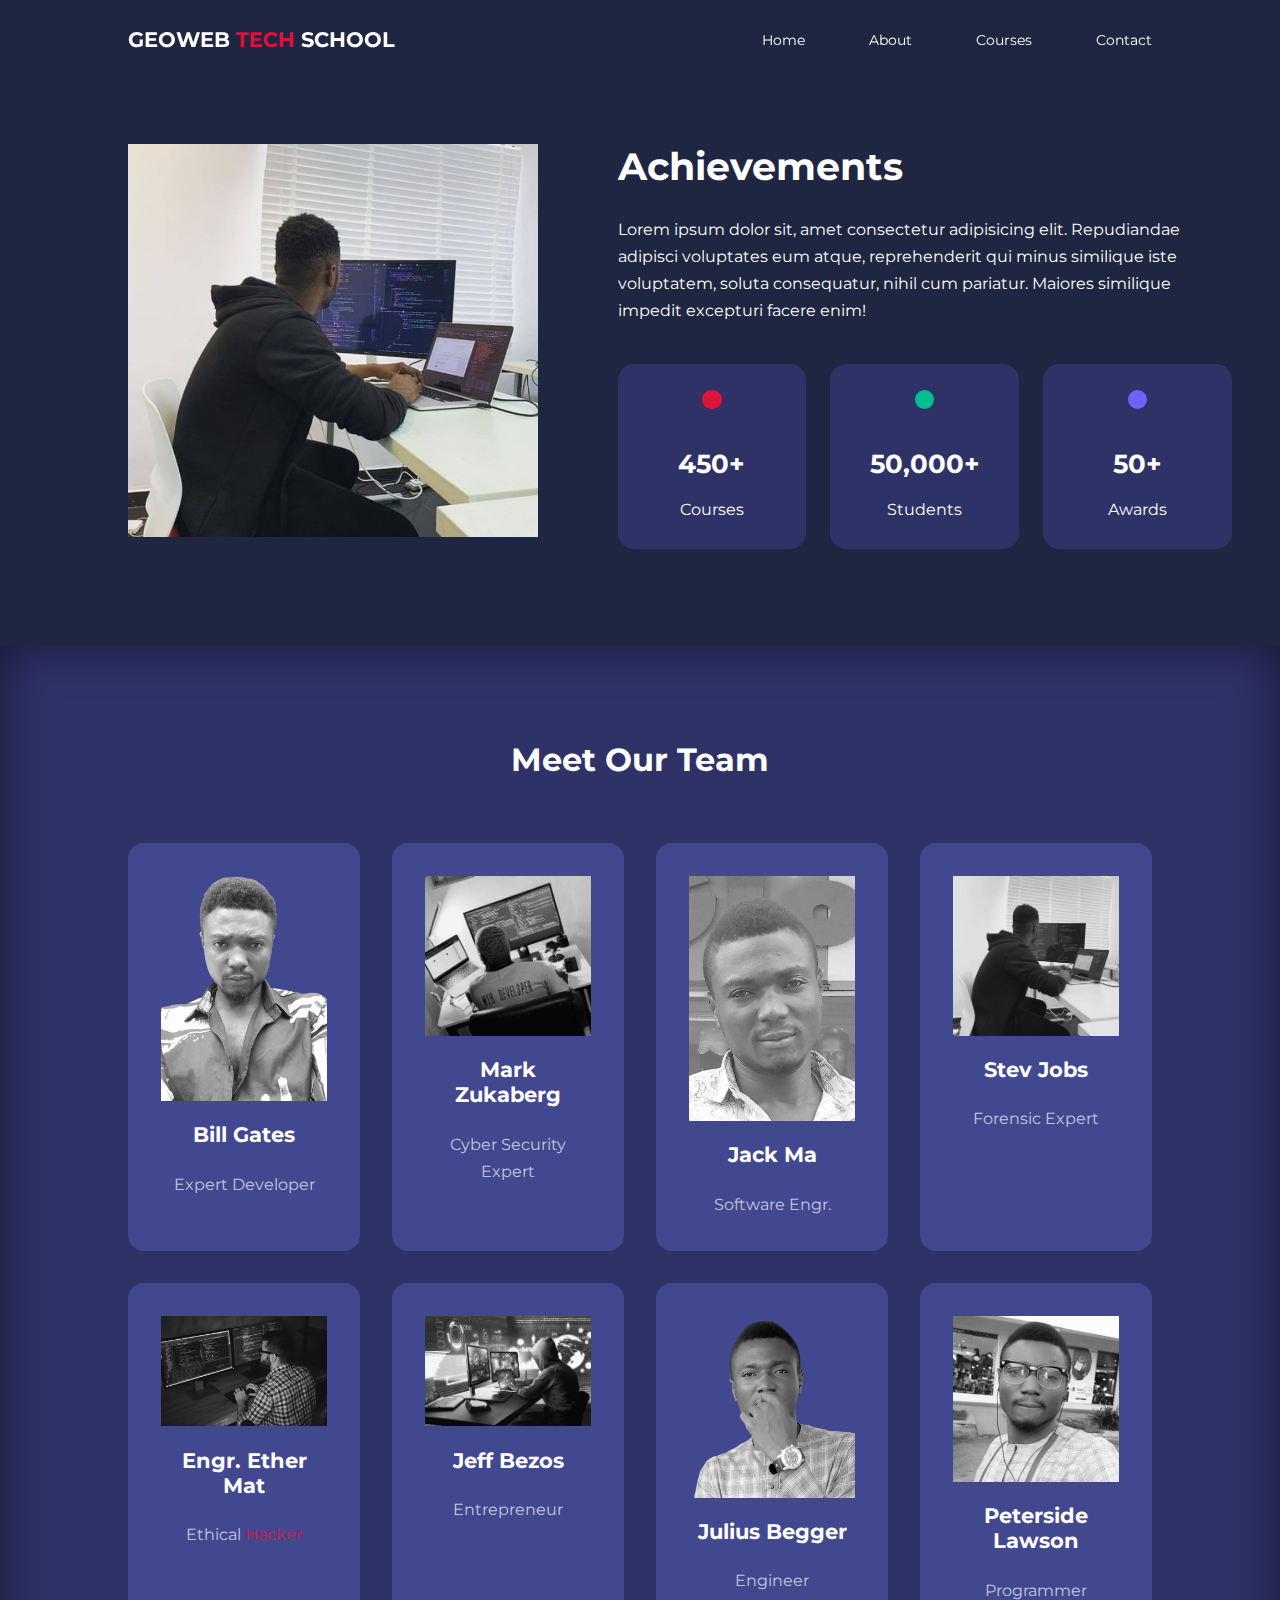
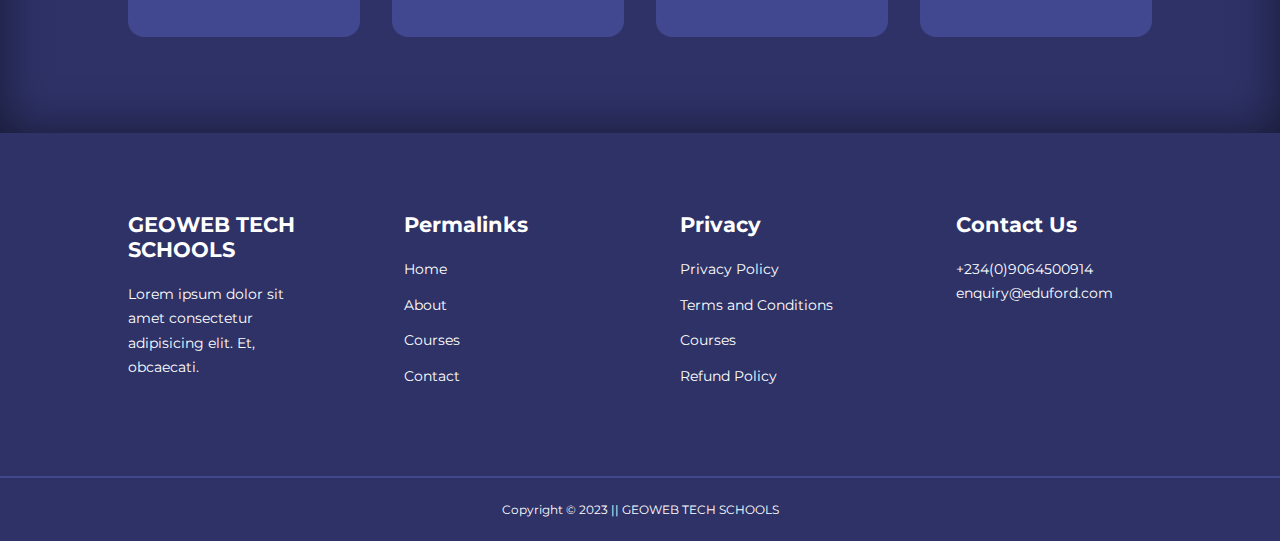
<file: about.html>
<!DOCTYPE html>
<html lang="en">
<head>
    <meta charset="UTF-8">
    <meta http-equiv="X-UA-Compatible" content="IE=edge">
    <meta name="viewport" content="width=device-width, initial-scale=1.0">
    <title>School Website</title>
    <link rel="stylesheet" href="./CSS/sytle.css">
    <link rel="stylesheet" href="./CSS/about.css">

    <link rel="stylesheet" href="https://unicons.iconscout.com/release/v2.1.6/css/unicons.css">

    <!-- GOOGLE FONTS -->
    <link rel="preconnect" href="https://fonts.googleapis.com">
    <link rel="preconnect" href="https://fonts.gstatic.com">
    <link  href="https://fonts.googleapis.com/css2?family=Montserrat:wght@300;400;500;600;700;800;900&display=swap" rel="stylesheet">

   
</head>
<body>
    <nav>
        <div class="container nav__container">
            <a href="index.html"><h4>GEOWEB <span class="tech">TECH</span> SCHOOL </h4></a>
            <ul class="nav__menu">
                <li><a href="index.html">Home</a></li>
                <li><a href="about.html">About</a></li>
                <li><a href="courses.html">Courses</a></li>
                <li><a href="contact.html">Contact</a></li>
            </ul>
            <button id="open-menu-btn"> <i class="uil uil-bars"></i> </button>
            <button id="close-menu-btn"> <i class="uil uil-multiply"></i> </button>
        </div>
    </nav>
    <!-- ===========END OF NAVBAR============= -->


    <section class="about__achievements">
        <div class="container about__achievements-container">
            <div class="about__achievements-left">
                <img src="./images/codec2.png">
            </div>
            <div class="about__achievements-right">
                <h1>Achievements</h1>
                <p>Lorem ipsum dolor sit, amet consectetur adipisicing elit. Repudiandae adipisci voluptates eum atque, reprehenderit qui minus similique iste voluptatem, soluta consequatur, nihil cum pariatur. Maiores similique impedit excepturi facere enim!</p>
                <div class="achievements__cards">
                    <article class="achievement__card">
                        <span class="achievement__icon">
                            <i class="uil uil-video"></i>
                        </span>
                        <h3>450+</h3>
                        <p>Courses</p>
                    </article>

                    <article class="achievement__card">
                        <span class="achievement__icon">
                            <i class="uil uil-users-alt"></i>
                        </span>
                        <h3>50,000+</h3>
                        <p>Students</p>
                    </article>

                    <article class="achievement__card">
                        <span class="achievement__icon">
                            <i class="uil uil-trophy"></i>
                        </span>
                        <h3>50+</h3>
                        <p>Awards</p>
                    </article>
                </div>
            </div>

        </div>
    </section>

        <!-- ===========END OF ACHIEVEMENT============= -->

    <section class="team">
        <h2>Meet Our Team</h2>
        <div class="container team__container">
            <article class="team__member">
                <div class="team__member-image">
                    <img src="./images/me-about.png">
                </div>
                <div class="team__member-info">
                    <h4>Bill Gates</h4>
                    <p>Expert Developer</p>
                </div>
                <div class="team__member-socials">
                    <a href="https://instagram.com" target="_blank"><i class="uil uil-instagram"></i> </a>
                    <a href="https://twitter.com" target="_blank"><i class="uil uil-twitter-alt"></i> </a>
                    <a href="https://linkedin.com" target="_blank"><i class="uil uil-linkedin-alt"></i> </a>
                </div>
            </article>

            <article class="team__member">
                <div class="team__member-image">
                    <img src="./images/codec1.png">
                </div>
                <div class="team__member-info">
                    <h4>Mark Zukaberg</h4>
                    <p>Cyber Security Expert</p>
                </div>
                <div class="team__member-socials">
                    <a href="https://instagram.com" target="_blank"><i class="uil uil-instagram"></i> </a>
                    <a href="https://twitter.com" target="_blank"><i class="uil uil-twitter-alt"></i> </a>
                    <a href="https://linkedin.com" target="_blank"><i class="uil uil-linkedin-alt"></i> </a>
                </div>
            </article>

            <article class="team__member">
                <div class="team__member-image">
                    <img src="./images/testimonial.jpg">
                </div>
                <div class="team__member-info">
                    <h4>Jack Ma</h4>
                    <p>Software Engr.</p>
                </div>
                <div class="team__member-socials">
                    <a href="https://instagram.com" target="_blank"><i class="uil uil-instagram"></i> </a>
                    <a href="https://twitter.com" target="_blank"><i class="uil uil-twitter-alt"></i> </a>
                    <a href="https://linkedin.com" target="_blank"><i class="uil uil-linkedin-alt"></i> </a>
                </div>
            </article>

            <article class="team__member">
                <div class="team__member-image">
                    <img src="./images/codec2.png">
                </div>
                <div class="team__member-info">
                    <h4>Stev Jobs</h4>
                    <p>Forensic Expert</p>
                </div>
                <div class="team__member-socials">
                    <a href="https://instagram.com" target="_blank"><i class="uil uil-instagram"></i> </a>
                    <a href="https://twitter.com" target="_blank"><i class="uil uil-twitter-alt"></i> </a>
                    <a href="https://linkedin.com" target="_blank"><i class="uil uil-linkedin-alt"></i> </a>
                </div>
            </article>

            <article class="team__member">
                <div class="team__member-image">
                    <img src="./images/codec.jpg">
                </div>
                <div class="team__member-info">
                    <h4>Engr. Ether Mat</h4>
                    <p>Ethical <span class="tech">Hacker</span> </p>
                </div>
                <div class="team__member-socials">
                    <a href="https://instagram.com" target="_blank"><i class="uil uil-instagram"></i> </a>
                    <a href="https://twitter.com" target="_blank"><i class="uil uil-twitter-alt"></i> </a>
                    <a href="https://linkedin.com" target="_blank"><i class="uil uil-linkedin-alt"></i> </a>
                </div>
            </article>

            <article class="team__member">
                <div class="team__member-image">
                    <img src="./images/anonymous2.jpeg">
                </div>
                <div class="team__member-info">
                    <h4>Jeff Bezos</h4>
                    <p>Entrepreneur</p>
                </div>
                <div class="team__member-socials">
                    <a href="https://instagram.com" target="_blank"><i class="uil uil-instagram"></i> </a>
                    <a href="https://twitter.com" target="_blank"><i class="uil uil-twitter-alt"></i> </a>
                    <a href="https://linkedin.com" target="_blank"><i class="uil uil-linkedin-alt"></i> </a>
                </div>
            </article>

            <article class="team__member">
                <div class="team__member-image">
                    <img src="./images/Geo.png">
                </div>
                <div class="team__member-info">
                    <h4>Julius Begger</h4>
                    <p>Engineer</p>
                </div>
                <div class="team__member-socials">
                    <a href="https://instagram.com" target="_blank"><i class="uil uil-instagram"></i> </a>
                    <a href="https://twitter.com" target="_blank"><i class="uil uil-twitter-alt"></i> </a>
                    <a href="https://linkedin.com" target="_blank"><i class="uil uil-linkedin-alt"></i> </a>
                </div>
            </article>

            <article class="team__member">
                <div class="team__member-image">
                    <img src="./images/testimonial2.jpg">
                </div>
                <div class="team__member-info">
                    <h4>Peterside Lawson</h4>
                    <p>Programmer</p>
                </div>
                <div class="team__member-socials">
                    <a href="https://instagram.com" target="_blank"><i class="uil uil-instagram"></i> </a>
                    <a href="https://twitter.com" target="_blank"><i class="uil uil-twitter-alt"></i> </a>
                    <a href="https://linkedin.com" target="_blank"><i class="uil uil-linkedin-alt"></i> </a>
                </div>
            </article>
        </div>
    </section>
            <!-- ===========END OF TEAM============= -->


    <footer>
        <div class="container footer__container">
            <div class="footer__1">
                <a href="index.html" class="footer__logo"><h4>GEOWEB TECH SCHOOLS</h4></a>
                <p>Lorem ipsum dolor sit amet consectetur adipisicing elit. Et, obcaecati.</p>
            </div>
            <div class="footer__2">
                <h4>Permalinks</h4>
                <ul class="permalinks">
                    <li><a href="index.html">Home</a></li>
                    <li><a href="about.html">About</a></li>
                    <li><a href="courses.html">Courses</a></li>
                    <li><a href="contact.html">Contact</a></li>
                </ul>
            </div>
            <div class="footer__3">
                <h4>Privacy</h4>
                <ul class="privacy">
                    <li><a href="#">Privacy Policy</a></li>
                    <li><a href="#">Terms and Conditions</a></li>
                    <li><a href="#">Courses</a></li>
                    <li><a href="#">Refund Policy</a></li>
                </ul>
            </div>
            <div class="footer__4">
                <h4>Contact Us</h4>
                <div>
                    <p>+234(0)9064500914</p>
                    <p>enquiry@eduford.com</p>
                </div>
                <ul class="footer__socials">
                    <li><a href="#"><i class="uil uil-facebook-f"></i></a></li>
                    <li><a href="#"><i class="uil uil-instagram-alt"></i></a></li>
                    <li><a href="#"><i class="uil uil-twitter"></i></a></li>
                    <li><a href="#"><i class="uil uil-linkedin-alt"></i></a></li>
    
    
                </ul>
            </div>
           
        </div>
        <div class="footer__copyright">
            <small>Copyright &copy; 2023 || GEOWEB TECH SCHOOLS</small>
        </div>
    
    </footer>
 
        <script src="main.js"></script>
    
      
    </body>
    </html>
</file>
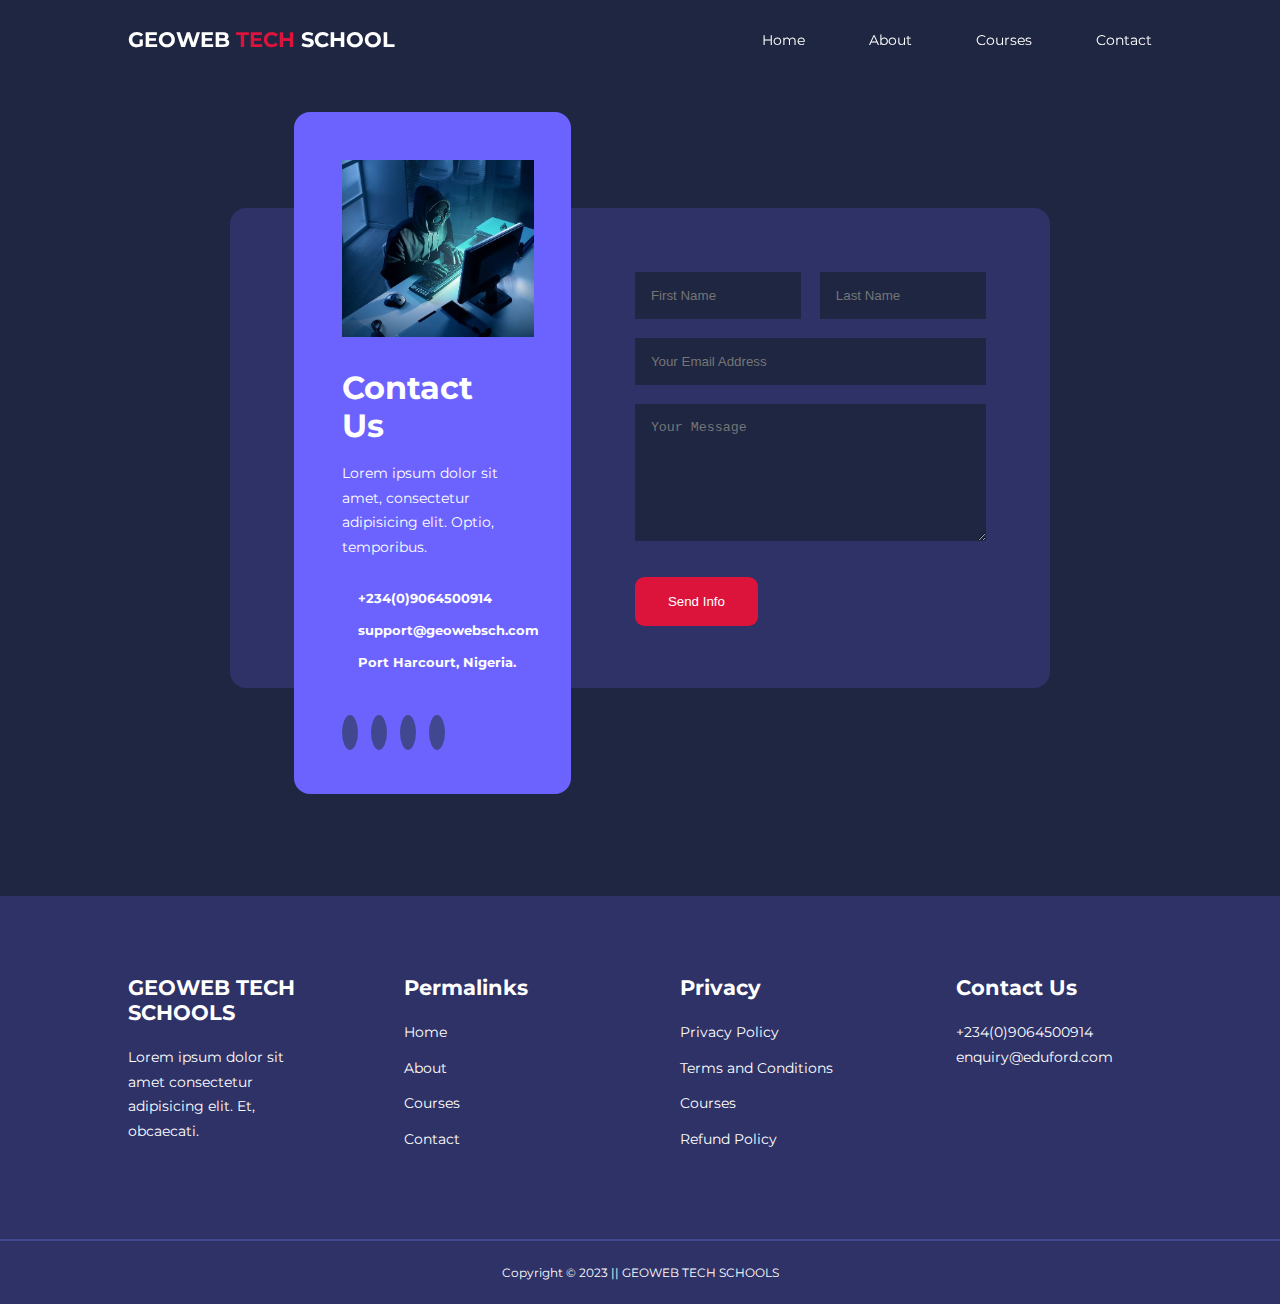
<file: contact.html>
<!DOCTYPE html>
<html lang="en">
<head>
    <meta charset="UTF-8">
    <meta http-equiv="X-UA-Compatible" content="IE=edge">
    <meta name="viewport" content="width=device-width, initial-scale=1.0">
    <title>School Website</title>
    <link rel="icon" href="images/MyLogo.JPG" type="image/x-icon" >
    <link rel="stylesheet" href="./CSS/sytle.css">
    <link rel="stylesheet" href="./CSS/contact.css">

    <link rel="stylesheet" href="https://unicons.iconscout.com/release/v2.1.6/css/unicons.css">

    <!-- GOOGLE FONTS -->
    <link rel="preconnect" href="https://fonts.googleapis.com">
    <link rel="preconnect" href="https://fonts.gstatic.com">
    <link  href="https://fonts.googleapis.com/css2?family=Montserrat:wght@300;400;500;600;700;800;900&display=swap" rel="stylesheet">

   
</head>
<body>
    <nav>
        <div class="container nav__container">
            <a href="index.html"><h4>GEOWEB <span class="tech">TECH</span> SCHOOL </h4></a>
            <ul class="nav__menu">
                <li><a href="index.html">Home</a></li>
                <li><a href="about.html">About</a></li>
                <li><a href="courses.html">Courses</a></li>
                <li><a href="contact.html">Contact</a></li>
            </ul>
            <button id="open-menu-btn"> <i class="uil uil-bars"></i> </button>
            <button id="close-menu-btn"> <i class="uil uil-multiply"></i> </button>
        </div>
    </nav>




    <section class="container">
        <div class="container contact__container">
            <aside class="contact__aside">
                <div class="aside__image">
                    <img src="images/anonymous1.jpeg">
                </div>
                <h2>Contact Us</h2>
                <p>Lorem ipsum dolor sit amet, consectetur adipisicing elit. Optio, temporibus.</p>
                <ul class="contact__details">
                    <li><i class="uil uil-phone-times"></i>
                    <h5>+234(0)9064500914</h5></li>
                    <li><i class="uil uil-envelope"></i>
                    <h5>support@geowebsch.com</h5></li>
                    <li><i class="uil uil-location-point"></i>
                    <h5>Port Harcourt, Nigeria.</h5></li>
                </ul>
                <ul class="contact__socials">
                    <li><a href="https://facebook.com"><i class="uil uil-facebook-f"></i></a></li>
                    <li><a href="https://instagram.com"><i class="uil uil-instagram-alt"></i></a></li>
                    <li><a href="https://twitter.com"><i class="uil uil-twitter"></i></a></li>
                    <li><a href="https://linkedin.com"><i class="uil uil-linkedin-alt"></i></a></li>
                </ul>
            </aside>

            <form action="https://formspree.io/f/xqkjevga" method="POST">
                <div class="form__name">
                    <input type="text" name="First Name" placeholder="First Name" required>
                    <input type="text" name="Last Name" placeholder="Last Name" required>

                </div>
                <input type="email" name="Email Address" placeholder="Your Email Address" required>
                <textarea name="Message" rows="7" placeholder="Your Message" required></textarea>
                <button type="submit" class="btn btn-primary">Send Info</button>
            </form>
            
        </div>
    </section>



<footer>
    <div class="container footer__container">
        <div class="footer__1">
            <a href="index.html" class="footer__logo"><h4>GEOWEB TECH SCHOOLS</h4></a>
            <p>Lorem ipsum dolor sit amet consectetur adipisicing elit. Et, obcaecati.</p>
        </div>
        <div class="footer__2">
            <h4>Permalinks</h4>
            <ul class="permalinks">
                <li><a href="index.html">Home</a></li>
                <li><a href="about.html">About</a></li>
                <li><a href="courses.html">Courses</a></li>
                <li><a href="contact.html">Contact</a></li>
            </ul>
        </div>
        <div class="footer__3">
            <h4>Privacy</h4>
            <ul class="privacy">
                <li><a href="#">Privacy Policy</a></li>
                <li><a href="#">Terms and Conditions</a></li>
                <li><a href="#">Courses</a></li>
                <li><a href="#">Refund Policy</a></li>
            </ul>
        </div>
        <div class="footer__4">
            <h4>Contact Us</h4>
            <div>
                <p>+234(0)9064500914</p>
                <p>enquiry@eduford.com</p>
            </div>
            <ul class="footer__socials">
                <li><a href="#"><i class="uil uil-facebook-f"></i></a></li>
                <li><a href="#"><i class="uil uil-instagram-alt"></i></a></li>
                <li><a href="#"><i class="uil uil-twitter"></i></a></li>
                <li><a href="#"><i class="uil uil-linkedin-alt"></i></a></li>


            </ul>
        </div>
       
    </div>
    <div class="footer__copyright">
        <small>Copyright &copy; 2023 || GEOWEB TECH SCHOOLS</small>
    </div>

</footer>

    <script src="main.js"></script>

  
</body>
</html>
</file>
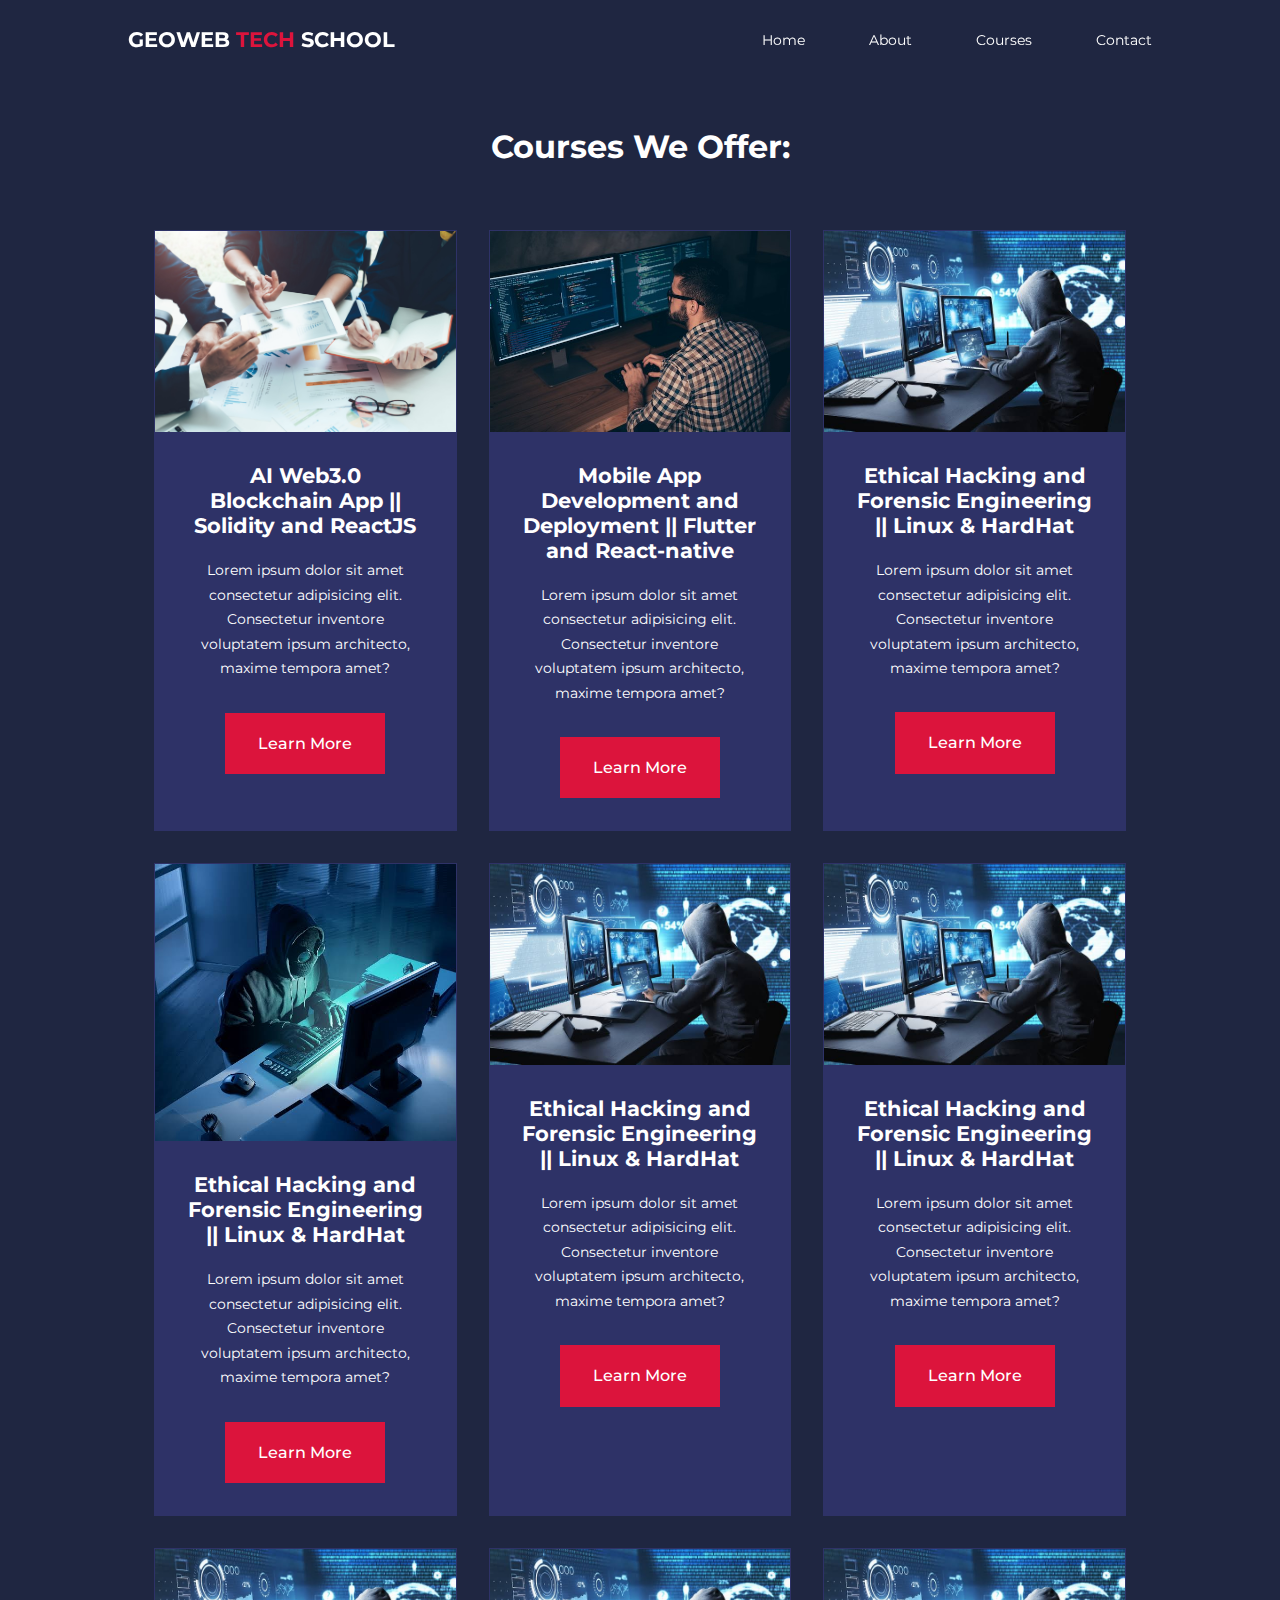
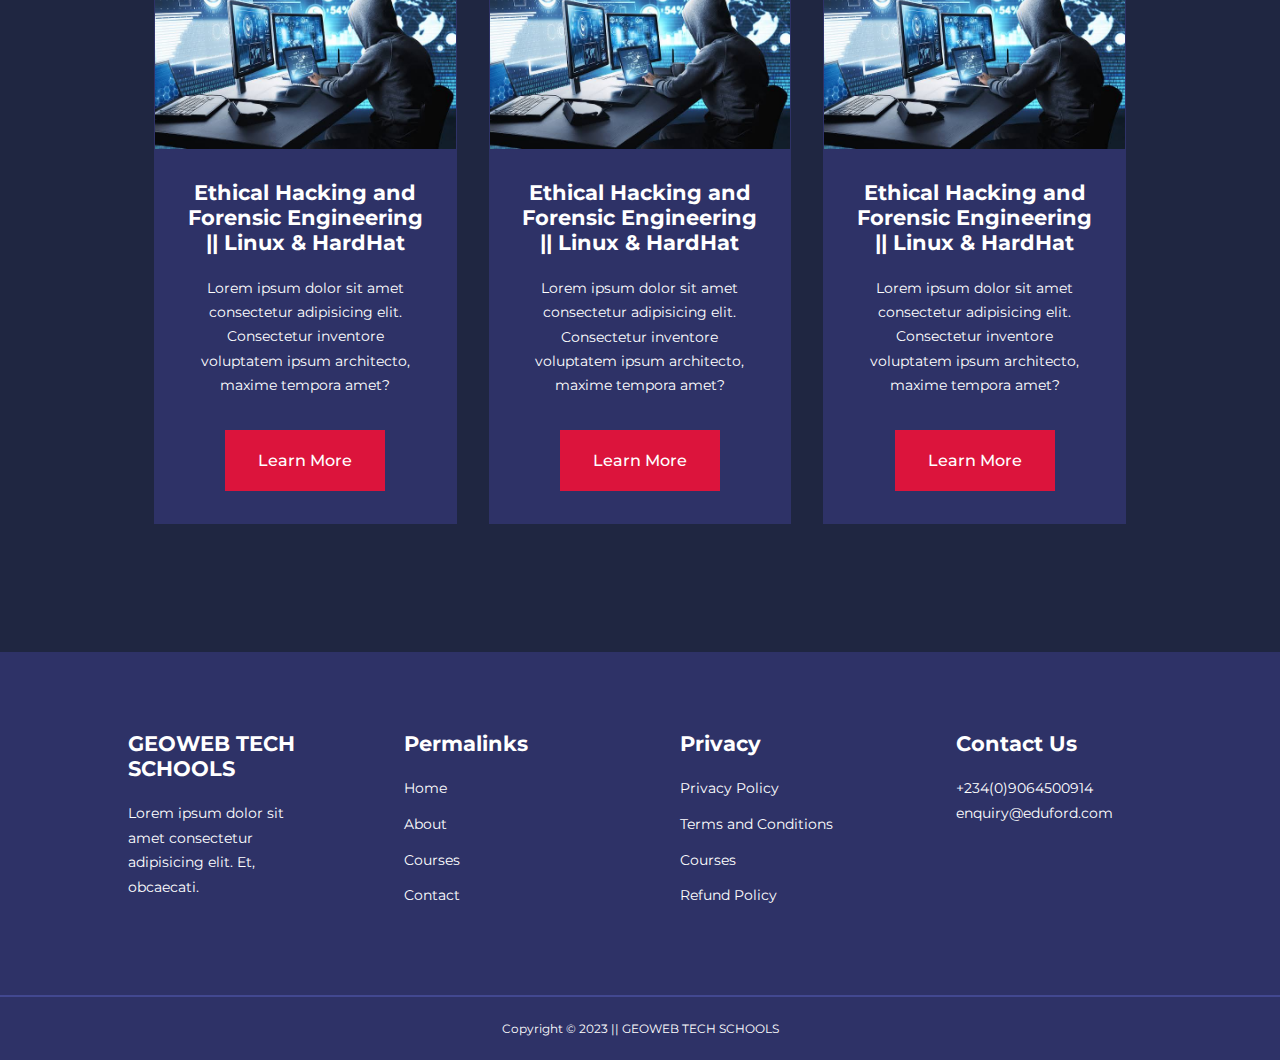
<file: courses.html>
<!DOCTYPE html>
<html lang="en">
<head>
    <meta charset="UTF-8">
    <meta http-equiv="X-UA-Compatible" content="IE=edge">
    <meta name="viewport" content="width=device-width, initial-scale=1.0">
    <title>School Website</title>
    <link rel="stylesheet" href="./CSS/sytle.css">
    <style>
        .courses {
            margin: 2rem;
        }
    </style>

    <link rel="stylesheet" href="https://unicons.iconscout.com/release/v2.1.6/css/unicons.css">

    <!-- GOOGLE FONTS -->
    <link rel="preconnect" href="https://fonts.googleapis.com">
    <link rel="preconnect" href="https://fonts.gstatic.com">
    <link  href="https://fonts.googleapis.com/css2?family=Montserrat:wght@300;400;500;600;700;800;900&display=swap" rel="stylesheet">

   
</head>
<body>
    <nav>
        <div class="container nav__container">
            <a href="index.html"><h4>GEOWEB <span class="tech">TECH</span> SCHOOL </h4></a>
            <ul class="nav__menu">
                <li><a href="index.html">Home</a></li>
                <li><a href="about.html">About</a></li>
                <li><a href="courses.html">Courses</a></li>
                <li><a href="contact.html">Contact</a></li>
            </ul>
            <button id="open-menu-btn"> <i class="uil uil-bars"></i> </button>
            <button id="close-menu-btn"> <i class="uil uil-multiply"></i> </button>
        </div>
    </nav>


    <section class="courses">
        <h2>Courses We Offer:</h2>
        <div class="container courses__container">
            <article class="course">
                <div class="course__image">
                    <img src="./images/consultancy.jpg">
                </div>
                <div class="course__info">
                    <h4>AI Web3.0 Blockchain App || Solidity and ReactJS</h4>
                <p>Lorem ipsum dolor sit amet consectetur adipisicing elit. Consectetur inventore voluptatem ipsum architecto, maxime tempora amet?</p>
                <a href="courses.html" class="btn btn-primary">Learn More</a>
                </div>
            </article>

            <article class="course">
                <div class="course__image">
                    <img src="./images/codec.jpg">
                </div>
               <div class="course__info">
                <h4>Mobile App Development and Deployment || Flutter and React-native</h4>
                <p>Lorem ipsum dolor sit amet consectetur adipisicing elit. Consectetur inventore voluptatem ipsum architecto, maxime tempora amet?</p>
                <a href="courses.html" class="btn btn-primary">Learn More</a>
               </div>
            </article>

            <article class="course">
                <div class="course__image">
                    <img src="./images/anonymous2.jpeg">
                </div>
                <div class="course__info">
                    <h4>Ethical Hacking and Forensic Engineering || Linux & HardHat</h4>
                <p>Lorem ipsum dolor sit amet consectetur adipisicing elit. Consectetur inventore voluptatem ipsum architecto, maxime tempora amet?</p>
                <a href="courses.html" class="btn btn-primary">Learn More</a>
                </div>
            </article>

            <article class="course">
                <div class="course__image">
                    <img src="./images/anonymous1.jpeg">
                </div>
                <div class="course__info">
                    <h4>Ethical Hacking and Forensic Engineering || Linux & HardHat</h4>
                <p>Lorem ipsum dolor sit amet consectetur adipisicing elit. Consectetur inventore voluptatem ipsum architecto, maxime tempora amet?</p>
                <a href="courses.html" class="btn btn-primary">Learn More</a>
                </div>
            </article>

            <article class="course">
                <div class="course__image">
                    <img src="./images/anonymous2.jpeg">
                </div>
                <div class="course__info">
                    <h4>Ethical Hacking and Forensic Engineering || Linux & HardHat</h4>
                <p>Lorem ipsum dolor sit amet consectetur adipisicing elit. Consectetur inventore voluptatem ipsum architecto, maxime tempora amet?</p>
                <a href="courses.html" class="btn btn-primary">Learn More</a>
                </div>
            </article>

            <article class="course">
                <div class="course__image">
                    <img src="./images/anonymous2.jpeg">
                </div>
                <div class="course__info">
                    <h4>Ethical Hacking and Forensic Engineering || Linux & HardHat</h4>
                <p>Lorem ipsum dolor sit amet consectetur adipisicing elit. Consectetur inventore voluptatem ipsum architecto, maxime tempora amet?</p>
                <a href="courses.html" class="btn btn-primary">Learn More</a>
                </div>
            </article>

            <article class="course">
                <div class="course__image">
                    <img src="./images/anonymous2.jpeg">
                </div>
                <div class="course__info">
                    <h4>Ethical Hacking and Forensic Engineering || Linux & HardHat</h4>
                <p>Lorem ipsum dolor sit amet consectetur adipisicing elit. Consectetur inventore voluptatem ipsum architecto, maxime tempora amet?</p>
                <a href="courses.html" class="btn btn-primary">Learn More</a>
                </div>
            </article>

            <article class="course">
                <div class="course__image">
                    <img src="./images/anonymous2.jpeg">
                </div>
                <div class="course__info">
                    <h4>Ethical Hacking and Forensic Engineering || Linux & HardHat</h4>
                <p>Lorem ipsum dolor sit amet consectetur adipisicing elit. Consectetur inventore voluptatem ipsum architecto, maxime tempora amet?</p>
                <a href="courses.html" class="btn btn-primary">Learn More</a>
                </div>
            </article>

            <article class="course">
                <div class="course__image">
                    <img src="./images/anonymous2.jpeg">
                </div>
                <div class="course__info">
                    <h4>Ethical Hacking and Forensic Engineering || Linux & HardHat</h4>
                <p>Lorem ipsum dolor sit amet consectetur adipisicing elit. Consectetur inventore voluptatem ipsum architecto, maxime tempora amet?</p>
                <a href="courses.html" class="btn btn-primary">Learn More</a>
                </div>
            </article>
        </div>
    </section>
                <!-- ===========END OF COURSES SECTION============= -->


<footer>
    <div class="container footer__container">
        <div class="footer__1">
            <a href="index.html" class="footer__logo"><h4>GEOWEB TECH SCHOOLS</h4></a>
            <p>Lorem ipsum dolor sit amet consectetur adipisicing elit. Et, obcaecati.</p>
        </div>
        <div class="footer__2">
            <h4>Permalinks</h4>
            <ul class="permalinks">
                <li><a href="index.html">Home</a></li>
                <li><a href="about.html">About</a></li>
                <li><a href="courses.html">Courses</a></li>
                <li><a href="contact.html">Contact</a></li>
            </ul>
        </div>
        <div class="footer__3">
            <h4>Privacy</h4>
            <ul class="privacy">
                <li><a href="#">Privacy Policy</a></li>
                <li><a href="#">Terms and Conditions</a></li>
                <li><a href="#">Courses</a></li>
                <li><a href="#">Refund Policy</a></li>
            </ul>
        </div>
        <div class="footer__4">
            <h4>Contact Us</h4>
            <div>
                <p>+234(0)9064500914</p>
                <p>enquiry@eduford.com</p>
            </div>
            <ul class="footer__socials">
                <li><a href="#"><i class="uil uil-facebook-f"></i></a></li>
                <li><a href="#"><i class="uil uil-instagram-alt"></i></a></li>
                <li><a href="#"><i class="uil uil-twitter"></i></a></li>
                <li><a href="#"><i class="uil uil-linkedin-alt"></i></a></li>


            </ul>
        </div>
       
    </div>
    <div class="footer__copyright">
        <small>Copyright &copy; 2023 || GEOWEB TECH SCHOOLS</small>
    </div>

</footer>

    <script src="main.js"></script>

  
</body>
</html>
</file>
<file: CSS/sytle.css>
*{
    margin: 0;
    padding: 0;
    border: 0;
    outline: 0;
    text-decoration: none;
    list-style: none;
    box-sizing: border-box;
}

:root{
    --color-primary: #6c63ff;
    --color-success: #00bf8e;
    --color-warning: #f7c94b;
    --color-danger-variant: rgba(247, 255, 255, 0.7);
    --color-danger: crimson;
    --color-white: #fff;
    --color-light: rgba(255, 255, 255, 0.7);
    --color-black: #000;
    --color-bg: #1f2641;
    --color-bg1: #2e3267;
    --color-bg2: #424890;

    --container-width-lg: 80%;
    --container-width-md: 90%;
    --container-width-sm: 94%;

    --transition: all 400ms ease;
}
body{
    font-family: "Montserrat", sans-serif;
    line-height: 1.7;
    color: var(--color-white);
    background: var(--color-bg);
}
.container{
    width: var(--container-width-lg);
    margin: 0 auto;
}
section{
    padding: 6rem 0;
}
section h2{
    text-align: center;
    margin-bottom: 4rem;
}
h1, 
h2, 
h3, 
h4, 
h5{
    line-height: 1.2;
}
h1{
    font-size: 2.4rem;
}
h2{
    font-size: 2rem;
}
h3{
    font-size: 1.6rem;
}
h4{
    font-size: 1.3rem;
}
a{
    color: var(--color-white);
}
img{
    width: 100%;
    display: block;
    object-fit: cover;
}
.tech{
    color: var(--color-danger);
}
.btn{
    display: inline-block;
    background: var(--color-white);
    color: var(--color-black);
    padding: 1rem 2rem;
    border: 1px solid transparent;
    font-weight: 500;
    transition: var(--transition);
}
.btn:hover{
    background: transparent;
    color: var(--color-white);
    border-color: var(--color-white);
}
.btn-primary{
    background: var(--color-danger);
    color: var(--color-white);
}

/*====================NAVBAR CSS================*/
nav{
    background: transparent;
    width: 100vw;
    height: 5rem;
    position: fixed;
    top: 0;
    z-index: 11;
}
/*Change Navbar Style on scroll using JavaScript*/
.window-scroll{
    background: var(--color-primary);
    box-shadow: 0 1rem 2rem rgba(0, 0, 0, 0.4);
}
.nav__container{
    height: 100%;
    display: flex;
    justify-content: space-between;
    align-items: center;
}

nav button{
    display: none;
}
.nav__menu{
    display: flex;
    align-items: center;
    gap: 4rem;
}
.nav__menu a{
    font-size: 0.9rem;
    transition: var(--transition);
}
.nav__menu a:hover{
    color: var(--color-bg2);
}
/* ===========END OF NAVBAR============= */


/*====================HEADER CSS================*/
header{
    position: relative;
    top: 5rem;
    overflow: hidden;
    height: 70vh;
    margin-bottom: 5rem;
}
.header__container{
    display: grid;
    grid-template-columns: 1fr 1fr;
    align-items: center;
    gap: 5rem;
    height: 100%;
}
.header__left p{
    margin: 1rem 0 2.4rem;
}
/* <!-- ===========END OF HEADER============= --> */


/* <!-- ===========CATEGORIES styling============= --> */

.categories{
    background: var(--color-bg1);
    height: 32rem;
}
.categories h1{
    line-height: 1;
    margin-bottom: 3rem;
}
.categories__container{
    display: grid;
    grid-template-columns: 40% 60%;
   
}
.categories__left{
    margin-right: 4rem;
}
.categories__left p{
    margin: 1rem 0 3rem;
}
.categories__right{
    display: grid;
    grid-template-columns: repeat(3, 1fr);
    gap: 1.2rem;
}
.category{
    background: var(--color-bg2);
    padding: 2rem;
    border-radius: 2rem;
    transition: var(--transition);
}
.category:hover{
    box-shadow: 0 3rem 3rem rgba(0, 0, 0, 0.7);
    z-index: 1;
}
.category:nth-child(2) .category__icon{
    background: var(--color-danger); 
}
.category:nth-child(3) .category__icon{
    background: var(--color-success); 
}
.category:nth-child(4) .category__icon{
    background: var(--color-warning); 
}
.category:nth-child(5) .category__icon{
    background: var(--color-success); 
}

.category__icon{
    background: var(--color-primary);
    padding: 0.7rem;
    border-radius: 0.9rem;
}
.category h5{
    margin: 2rem 0 1rem;
}
.category p{
    font-size: 0.85rem;
}

/* <!-- ===========COURSES SECTION STYLING============= --> */
.courses{
    margin-top: 10rem;
}
.courses__container{
    display: grid;
    grid-template-columns: repeat(3, 1fr);
    gap: 2rem;
}
.course{
    background: var(--color-bg1);
    text-align: center;
    border: 1px solid transparent;
    transition: var(--transition);
}
.course:hover{
    background: transparent;
    border-color: var(--color-primary);
}
.course__info{
    padding: 2rem;
}
.course__info p{
    margin: 1.2rem 0 2rem;
    font-size: 0.9rem;
}
/* <!-- ===========FAQs SECTION STYLING============= --> */
.faqs{
    background: var(--color-bg1);
    box-shadow: inset 0 0 3rem rgba(0, 0, 0, 0.5);
}
.faqs__container{
    display: grid;
    grid-template-columns: 1fr 1fr;
    gap: 1rem;
}
.faq{
    padding: 2rem;
    display: grid;
    align-items: center;
    gap: 1.4rem;
    height: fit-content;
    background: var(--color-primary);
    cursor: pointer;
}
.faq h4{
    font-size: 1rem;
    line-height: 2.2;
}
.faq p{
    margin-top: 0.8rem;
    display: none;
}
.faq.open p{
    display: block;
}
.faq__icon{
    align-self: flex-start;
    font-size: 1.2rem;
}

/* <!-- ===========TESTIMONIAL SECTION STYLING============= --> */
.testimonials__container{
    overflow-x: hidden;
    position: relative;
    margin-bottom: 5rem;
}
.testimonial {
    padding-top: 2rem;
}
.avatar{
    width: 6rem;
    height: 6rem;
    border-radius: 50%;
    overflow: hidden;
    margin: 0 auto 1rem;
    border: 1rem solid var(--color-bg1);
}
.testimonial__info{
    text-align: center;
}
.testimonial__body{
    background: var(--color-primary);
    padding: 2rem;
    margin-top: 3rem;
    position: relative;
}
.testimonial__body::before{
    content: "";
    display: block;
    background: linear-gradient(135deg, transparent, var(--color-primary), var(--color-primary) , var(--color-primary));
    width: 3rem;
    height: 3rem;
    position: absolute;
    left: 50%;
    top: -1.5rem;
    transform: rotate(45deg);
}


/* Footer */
footer{
    background: var(--color-bg1);
    padding-top: 5rem;
    font-size: 0.9rem;

}
.footer__container{
    display: grid;
    grid-template-columns: repeat(4, 1fr);
    gap: 5rem;
}
.footer__container > div h4{
    margin-bottom: 1.2rem;
}
.footer__1{
    margin: 0 0 2rem;
}
footer ul li{
    margin-bottom: 0.7rem;
}
footer ul li a:hover{
    text-decoration: underline;
}
.footer__socials{
    display: flex;
    gap: 1rem;
    font-size: 1.2rem;
    margin-top: 2rem;
}
.footer__copyright{
    text-align: center;
    margin-top: 4rem;
    padding: 1.2rem 0;
    border-top: 2px solid var(--color-bg2);
}

/* ===========MEDIA QUERY {TABLET}================= */
@media screen and (max-width: 1024px) {
    .container{
        width: var(--container-width-md);
    }
    h1{
        font-size: 2.2rem;
    }
    h2{
        font-size: 1.7rem;
    }
    h3{
        font-size: 1.4rem;
    }
    h4{
        font-size: 1.2rem;
    }
    /* ========NAVBAR QUERY============ */
    nav button{
        display: inline-block;
        background: transparent;
        font-size: 1.8rem;
        color: var(--color-white);
        cursor: pointer;
    }
    nav button#close-menu-btn{
        display: none;
    }
    .nav__menu{
        position: fixed;
        top: 5rem;
        right: 5%;
        height: fit-content;
        width: 18rem;
        flex-direction: column;
        gap: 0;
        display: none;
    }
    .nav__menu li{
        width: 100%;
        height: 5.8rem;
        animation: animateNavItems 400ms linear forwards;
        transform-origin: top right;
        opacity: 0;
    }

    .nav__menu li:nth-child(2) {
        animation-delay: 200ms;
    }
    .nav__menu li:nth-child(3) {
        animation-delay: 400ms;
    }
    .nav__menu li:nth-child(4) {
        animation-delay: 600ms;
    }

    @keyframes animateNavItems {
        0%{
            transform: rotateZ(-90deg) rotateX(90deg) scale(0.1);
        }
        100%{
            transform: rotateZ(0deg) rotateX(0deg) scale(1);
            opacity: 1;
        }
    }


    .nav__menu li a{
        background: var(--color-primary);
        box-shadow: -4rem 6rem 10rem rgba(0, 0, 0, 0.6);
        width: 100%;
        height: 100%;
        display: grid;
        place-items: center;
    }
    .nav__menu li a:hover{
        background: var(--color-bg2);
        color: var(--color-white);
    }

        /* ========HEADER QUERY============ */
    header{
        height: 52vh;
        margin-bottom: 4rem;
    }
    .header__container{
        gap: 0;
        padding-bottom: 3rem;
    }
            /* ========CATEGORY QUERY============ */
    .categories{
        height: auto;
    }
    .categories__container{
        grid-template-columns: 1fr;
        gap: 3rem;
    }
    .categories__left{
        margin-right: 0;
    }

            /* ========COURSES QUERY============ */
    .course{
        margin-top: 0;
    }
    .courses__container{
        grid-template-columns: 1fr 1fr;
    }
            /* ========FAQs QUERY============ */
    .faqs__container{
        grid-template-columns: 1fr;
    }
    .faq{
        padding: 1.5rem;
    }
            /* ========FOOTER QUERY============ */
    .footer__container{
        grid-template-columns: 1fr 1fr;
    }

}

/* ===========MEDIA QUERY (PHONE)============= */
@media screen and (max-width: 600px) {
    .container{
        width: var(--container-width-sm);
    }

            /* ========NAVBAR QUERY============ */
    .nav__menu{
        right: 3%;
    }
                /* ========HEADER QUERY============ */
    header{
        height: 100vh;
    }
    .header__container{
        grid-template-columns: 1fr;
        text-align: center;
        margin-top: 0;

    }
    .header__left p{
        margin-bottom: 1.3rem;
    }
                /* ========CATEGORIES QUERY============ */
    .categories__right{
        grid-template-columns: 1fr 1fr;
        gap: 0.7rem;
    }
    .category{
        padding: 1rem;
        border-radius: 1rem;
    }
    .category__icon{
        margin-top: 4px;
        display: inline-block;
    }

                /* ========COURSES QUERY============ */
    .courses__container{
        grid-template-columns: 1fr;
    }

                /* ========TESTIMONIALS QUERY============ */
    
   
    .testimonial__body{
        padding: 1.2rem;
    }
                /* ========FOOTER QUERY============ */
    .footer__container{
        grid-template-columns: 1fr;
        text-align: center;
        gap: 2rem;
    }
    .footer__1 p{
        margin: 1rem auto;
    }
    .footer__socials{
        justify-content: center;
    }
}
</file>
<file: CSS/about.css>
/* ========ACHIEVEMENTS============= */
.about__achievements{
    margin-top: 3rem;
}

.about__achievements-container{
    display: grid;
    grid-template-columns: 40% 60%;
    gap: 5rem;
}
.about__achievements-right > p{
    margin: 1.6rem 0 2.5rem;
}
.achievements__cards{
    display: grid;
    grid-template-columns: repeat(3, 1fr);
    gap: 1.5rem;
}
.achievement__card{
    background: var(--color-bg1);
    padding: 1.6rem;
    border-radius: 1rem;
    text-align: center;
    transition: var(--transition);
}
.achievement__card:hover{
    background: var(--color-bg2);
    box-shadow: 0 3rem 3rem rgba(0, 0, 0, 0.7);
}
.achievement__icon{
    background: var(--color-danger);
    padding: 0.6rem;
    border-radius: 1rem;
    display: inline-block;
    margin-bottom: 2rem;
    font-size: 3rem;
}
.achievement__card:nth-child(2) .achievement__icon{
    background: var(--color-success);
}
.achievement__card:nth-child(3) .achievement__icon{
    background: var(--color-primary);
}
.achievement__card p{
    margin-top: 1rem;
}

/* ========ACHIEVEMENTS============= */
.team{
    background: var(--color-bg1);
    box-shadow: inset 0 0 3rem rgba(0, 0, 0, 0.5);
}
.team__container{
    display: grid;
    grid-template-columns: repeat(4, 1fr);
    gap: 2rem;
}
.team__member{
    background: var(--color-bg2);
    padding: 2rem;
    border: 1px solid transparent;
    border-radius: 1rem;
    transition: var(--transition);
    position: relative;
    overflow: hidden;
}
.team__member:hover{
    background: transparent;
    border-color: var(--color-primary);
}
.team__member img{
    filter: saturate(0);
}
.team__member:hover img{
    filter: saturate(1);
}
.team__member-info *{
    text-align: center;
    margin-top: 1.4rem;
}
.team__member-info p{
    color: var(--color-light);
}
.team__member-socials{
    position: absolute;
    top: 50%;
    transform: translateY(-50%);
    right: -100%;
    display: flex;
    flex-direction: column;
    background: var(--color-primary);
    border-radius: 1rem 0 0 1rem;
    box-shadow: -2rem 0 2rem rgba(0, 0, 0, 0.5);
    transition: var(--transition);
}
.team__member:hover .team__member-socials{
    right: 0;
}
.team__member-socials a{
    padding: 1rem;
}

/* ========MEDIA QUERIES {TABLET}============== */
@media screen and (max-width: 1024px) {
    .about__achievements{
        margin-top: 2rem;
    }
   .about__achievements-container {
        grid-template-columns: 1fr;
        gap: 4rem;
    }
    .about__achievements-left{
        width: 80%;
        margin: 0 auto;
    }

    .team__container{
        grid-template-columns: repeat(3, 1fr);
        gap: 1.5rem;
    }

    .team__member{
        padding: 1rem;
    }
}

/* ========MEDIA QUERIES {PHONE}============== */
@media screen and (max-width: 600px) {
    .achievements__cards{
        grid-template-columns: 1fr 1fr;
        gap: 0.7rem;
    }
    .team__container{
        grid-template-columns: 1fr 1fr;
        gap: 0.7rem;
    }

    .team__member{
        padding: 0;
    }

    .team__member p {
        margin-bottom: 1.5rem;
    }
}
</file>
<file: CSS/contact.css>
.contact__container{
    background: var(--color-bg1);
    padding: 4rem;
    display: grid;
    grid-template-columns: 40% 60%;
    gap: 4rem;
    height: 30rem;
    margin: 7rem auto;
    border-radius: 1rem;
}

/* ===========ASIDE STYLING============ */
.contact__aside{
    background: var(--color-primary);
    padding: 3rem;
    border-radius: 1rem;
    position: relative;
    bottom: 10rem;
}
.aside__image{
    width: 12rem;
    margin-bottom: 2rem;
}
.contact__aside h2{
    text-align: left;
    margin-bottom: 1rem;
}
.contact__aside p{
    font-size: 0.9rem;
    margin-bottom: 2rem;
}
.contact__details li{
    display: flex;
    gap: 1rem;
    align-items: center;
    margin-bottom: 1rem;
}
.contact__socials{
    display: flex;
    gap: 0.8rem;
    margin-top: 3rem;
}
.contact__socials a{
    background: var(--color-bg2);
    padding: 0.5rem;
    border-radius: 50%;
    font-size: 1rem;
    transition: var(--transition);
}
.contact__socials a:hover{
    background: var(--transparent);
}
/* ====FORM STYLING==== */
form{
    display: flex;
    flex-direction: column;
    gap: 1.2rem;
    margin-right: 4rem;
}

.form__name{
    display: flex;
    gap: 1.2rem;

}
form input[type="text"]{
    width: 50%;
}
 input, textarea{
    width: 100%;
    padding: 1rem;
    background: var(--color-bg);
    color: var(--color-white);
}
form .btn{
    width: fit-content;
    cursor: pointer;
    margin-top: 1rem;
    border-radius: 0.6rem;
}

/* ===========MEDIA QUERIES {TABLET}============ */
@media screen and (max-width: 1024px) {
    .contact{
        padding-bottom: 0;
    }
    .contact__container{
        gap: 1.5rem;
        margin-top: 3rem;
        height: auto;
        padding: 1.5rem;

    }
    .contact__aside{
        width: auto;
        padding: 1.5rem;
        bottom: 0;
    }
    form{
        align-self: center;
        margin-right: 1.5rem;
    }
}

/* ===========MEDIA QUERIES {PHONE}============ */
@media screen and (max-width: 600px) {
    .contact__container{
        grid-template-columns: 1fr;
        gap: 3rem;
        margin-top: 0;
        padding: 0;
    }
    form{
        margin: 0 1.5rem 3rem;
    }
    .form__name{
        flex-direction: column;
    }
    form input[type="text"]{
        width: 100%;
    }
}
</file>
